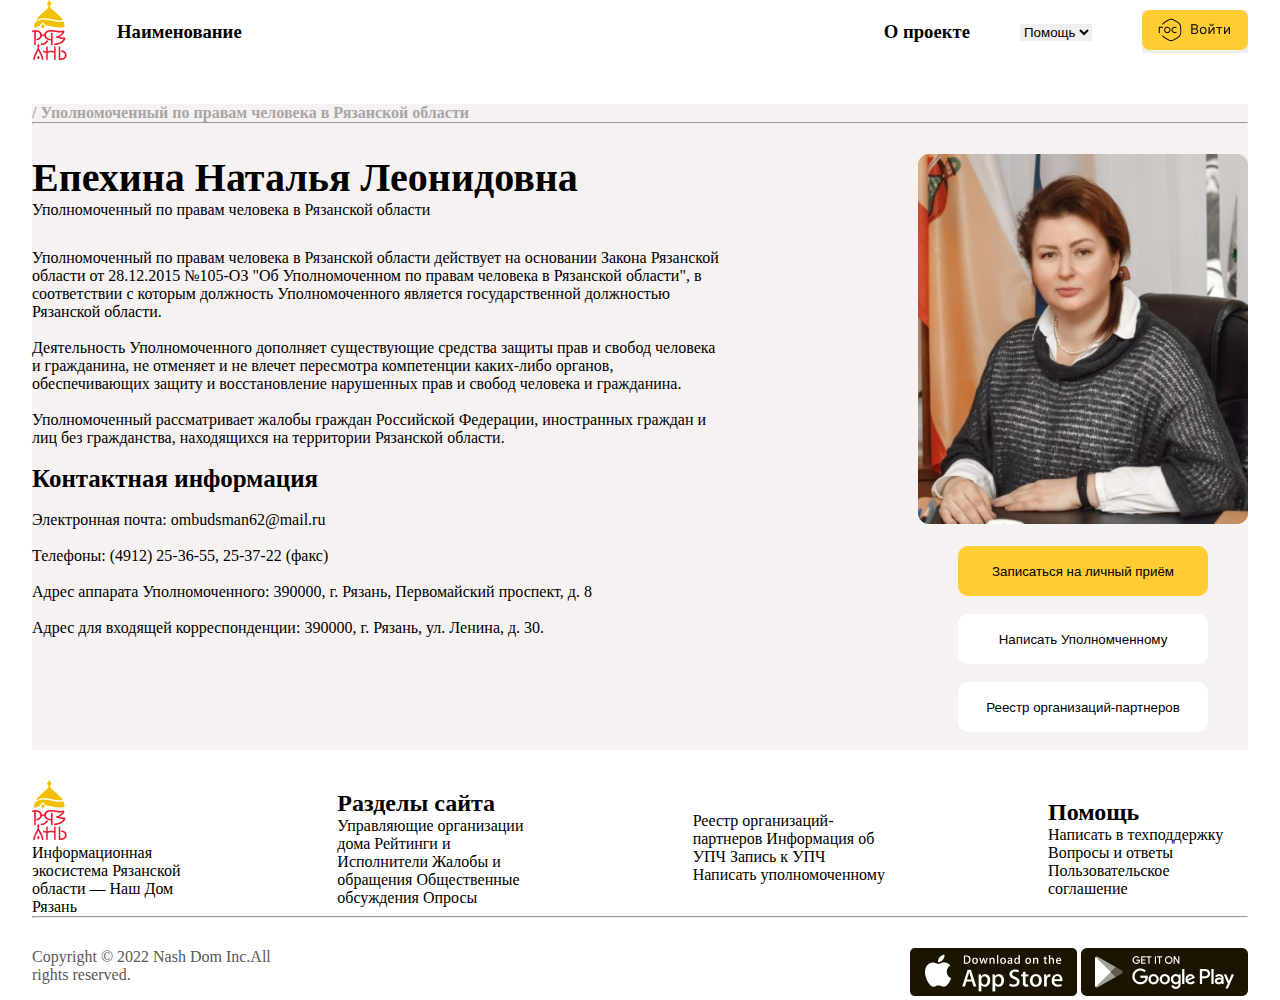
<file: index.html>
<!DOCTYPE html>
<html lang="en">
  <head>
    <meta charset="UTF-8" />
    <meta name="viewport" content="width=device-width, initial-scale=1.0" />
    <title>Document</title>
    <link rel="stylesheet" href="./style.css" />

    <link
      rel="stylesheet"
      href="https://cdnjs.cloudflare.com/ajax/libs/font-awesome/6.5.1/css/all.min.css"
      integrity="sha512-DTOQO9RWCH3ppGqcWaEA1BIZOC6xxalwEsw9c2QQeAIftl+Vegovlnee1c9QX4TctnWMn13TZye+giMm8e2LwA=="
      crossorigin="anonymous"
      referrerpolicy="no-referrer"
    />
  </head>
  <body>
    <nav class="container">
      <header class="header">
        <div class="header1">
          <div>
            <a href="./thumb.html"> <img src="./imgs/Group 16.png" alt="" /></a>
          </div>
          <div>
            <a href="#"><h3 class="header__h3">Наименование</h3></a>
          </div>
        </div>
        <div class="header2">
          <a href="#">
            <div class="header2__h3"><h3>О проекте</h3></div></a
          >
          <div>
            <select class="heaader__select" name="name" id="name">
              <option value="Помощь">Помощь</option>
              <option value="Помощь">Помощь</option>
              <option value="Помощь">Помощь</option>
            </select>
          </div>
          <div>
            <button class="heaedr__button">
              <a href="./indexenter.html">
                <img src="./imgs/Frame 9957.png" alt=""
              /></a>
            </button>
          </div>
        </div>
      </header>
      <div class="home">
        <div class="home__head">
          <i class="fa-solid fa-house"></i>
          <b>/</b>
          <b>Уполномоченный по правам человека в Рязанской области </b>
        </div>
        <hr />
        <div class="home__section">
          <div>
            <h1 style="font-size: 40px">Епехина Наталья Леонидовна</h1>
            <p>Уполномоченный по правам человека в Рязанской области</p>
            <p class="home__section p">
              Уполномоченный по правам человека в Рязанской области действует на
              основании Закона Рязанской области от 28.12.2015 №105-ОЗ "Об
              Уполномоченном по правам человека в Рязанской области", в
              соответствии с которым должность Уполномоченного является
              государственной должностью Рязанской области. <br />
              <br />

              Деятельность Уполномоченного дополняет существующие средства
              защиты прав и свобод человека и гражданина, не отменяет и не
              влечет пересмотра компетенции каких-либо органов, обеспечивающих
              защиту и восстановление нарушенных прав и свобод человека и
              гражданина. <br />
              <br />

              Уполномоченный рассматривает жалобы граждан Российской Федерации,
              иностранных граждан и лиц без гражданства, находящихся на
              территории Рязанской области. <br />
              <br />
            </p>
            <p>
              <b style="font-size: 25px">Контактная информация</b><br /><br />
              Электронная почта: ombudsman62@mail.ru
              <br />
              <br />Телефоны: (4912) 25-36-55, 25-37-22 (факс)<br />
              <br />
              Адрес аппарата Уполномоченного: 390000, г. Рязань, Первомайский
              проспект, д. 8<br /><br />
              Адрес для входящей корреспонденции: 390000, г. Рязань, ул. Ленина,
              д. 30.
            </p>
          </div>
          <div class="home__sections">
            <img class="home__section--img" src="./imgs/Photo.png" alt="" />
            <br />
            <br />
            <p>
              <button class="home__section--button1">
                <a href="./indexenter.html"> Записаться на личный приём</a>
              </button>
            </p>
            <br />
            <p>
              <button class="home__section--button">
                <a href="#"> Написать Уполномченному</a>
              </button>
            </p>
            <br />
            <p>
              <button class="home__section--button">
                <a href="#"> Реестр организаций-партнеров</a>
              </button>
            </p>
            <br />
          </div>
        </div>
      </div>
      <div class="feature">
        <div class="feature__text">
          <img src="./imgs/Group 16.png" alt="" />
          <p>Информационная экосистема Рязанской области — Наш Дом Рязань</p>
        </div>
        <div class="feature__text1">
          <h2>Разделы сайта</h2>
          <p>
            Управляющие организации дома Рейтинги и Исполнители Жалобы и
            обращения Общественные обсуждения Опросы
          </p>
        </div>
        <div class="feature__text1">
          <p>
            Реестр организаций-партнеров Информация об УПЧ Запись к УПЧ Написать
            уполномоченному
          </p>
        </div>
        <div class="feature__text1">
          <h2>Помощь</h2>
          <p>
            Написать в техподдержку Вопросы и ответы Пользовательское соглашение
          </p>
        </div>
      </div>
      <hr />
      <div class="feature__pereslat">
        <div class="feature__pereslat-p">
          Copyright © 2022 Nash Dom Inc.All rights reserved.
        </div>
        <div class="feature__pereslat-img">
          <a href="#"> <img src="./imgs/App store.png" alt="" /></a>
          <a href="#"> <img src="./imgs/Google play.png" alt="" /></a>
        </div>
      </div>
    </nav>
    <script src="./jscript.js"></script>
  </body>
</html>
</file>
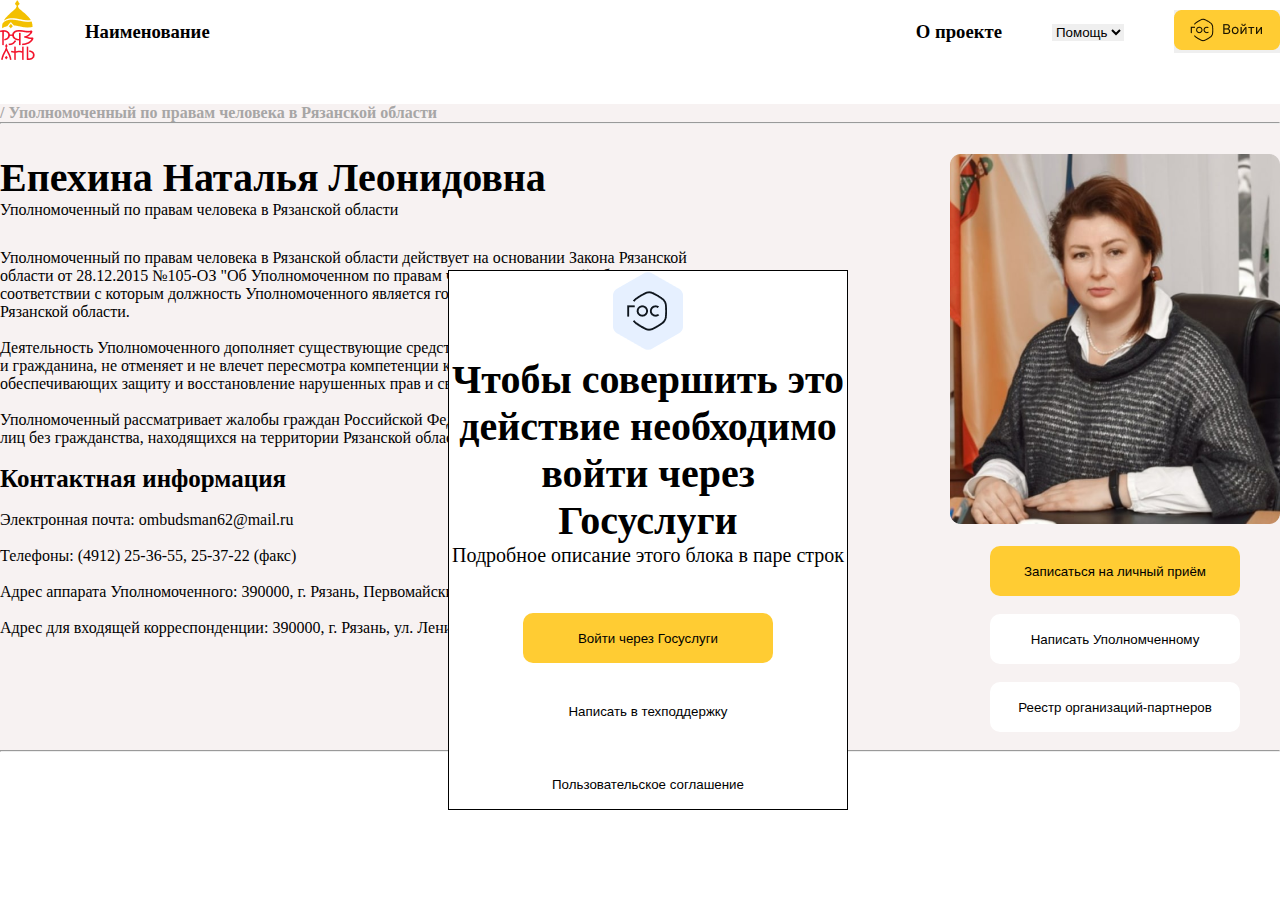
<file: indexenter.html>
<!DOCTYPE html>
<html lang="en">
  <head>
    <meta charset="UTF-8" />
    <meta name="viewport" content="width=device-width, initial-scale=1.0" />
    <title>Document</title>
    <link rel="stylesheet" href="./styleenter.css" />
    <link
      rel="stylesheet"
      href="https://cdnjs.cloudflare.com/ajax/libs/font-awesome/6.5.1/css/all.min.css"
      integrity="sha512-DTOQO9RWCH3ppGqcWaEA1BIZOC6xxalwEsw9c2QQeAIftl+Vegovlnee1c9QX4TctnWMn13TZye+giMm8e2LwA=="
      crossorigin="anonymous"
      referrerpolicy="no-referrer"
    />
  </head>
  <body>
    <nav class="container">
      <header class="header">
        <div class="header1">
          <div>
            <a href="#"> <img src="./imgs/Group 16.png" alt="" /></a>
          </div>
          <div>
            <a href="#"><h3 class="header__h3">Наименование</h3></a>
          </div>
        </div>
        <div class="header2">
          <a href="#">
            <div class="header2__h3"><h3>О проекте</h3></div></a
          >
          <div>
            <select class="heaader__select" name="name" id="name">
              <option value="Помощь">Помощь</option>
              <option value="Помощь">Помощь</option>
              <option value="Помощь">Помощь</option>
            </select>
          </div>
          <div>
            <button class="heaedr__button">
              <a href="#"> <img src="./imgs/Frame 9957.png" alt="" /></a>
            </button>
          </div>
        </div>
      </header>
      <div class="home">
        <div class="home__head">
          <i class="fa-solid fa-house"></i>
          <b>/</b>
          <b>Уполномоченный по правам человека в Рязанской области </b>
        </div>
        <hr />
        <div class="home__section">
          <div>
            <h1 style="font-size: 40px">Епехина Наталья Леонидовна</h1>
            <p>Уполномоченный по правам человека в Рязанской области</p>
            <p class="home__section p">
              Уполномоченный по правам человека в Рязанской области действует на
              основании Закона Рязанской области от 28.12.2015 №105-ОЗ "Об
              Уполномоченном по правам человека в Рязанской области", в
              соответствии с которым должность Уполномоченного является
              государственной должностью Рязанской области. <br />
              <br />

              Деятельность Уполномоченного дополняет существующие средства
              защиты прав и свобод человека и гражданина, не отменяет и не
              влечет пересмотра компетенции каких-либо органов, обеспечивающих
              защиту и восстановление нарушенных прав и свобод человека и
              гражданина. <br />
              <br />

              Уполномоченный рассматривает жалобы граждан Российской Федерации,
              иностранных граждан и лиц без гражданства, находящихся на
              территории Рязанской области. <br />
              <br />
            </p>
            <p>
              <b style="font-size: 25px">Контактная информация</b><br /><br />
              Электронная почта: ombudsman62@mail.ru
              <br />
              <br />Телефоны: (4912) 25-36-55, 25-37-22 (факс)<br />
              <br />
              Адрес аппарата Уполномоченного: 390000, г. Рязань, Первомайский
              проспект, д. 8<br /><br />
              Адрес для входящей корреспонденции: 390000, г. Рязань, ул. Ленина,
              д. 30.
            </p>
          </div>
          <div class="home__sections">
            <img class="home__section--img" src="./imgs/Photo.png" alt="" />
            <br />
            <br />
            <p>
              <button class="home__section--button1">
                <a href="#"> Записаться на личный приём</a>
              </button>
            </p>
            <br />
            <p>
              <button class="home__section--button">
                <a href="#"> Написать Уполномченному</a>
              </button>
            </p>
            <br />
            <p>
              <button class="home__section--button">
                <a href="#"> Реестр организаций-партнеров</a>
              </button>
            </p>
            <br />
          </div>
        </div>
      </div>
      <hr />
      <div class="New__okno">
        <div class="enter">
          <img src="./imgs/Group 9984.png" alt="" />
          <h1>Чтобы совершить это действие необходимо войти через Госуслуги</h1>
          <p>Подробное описание этого блока в паре строк</p>
          <p>
            <br /><br />
            <button class="home__section--button1">
              <a href="./home.html"> Войти через Госуслуги</a>
            </button>
          </p>
          <br />
          <p>
            <button class="home__section--button">
              <a href="#"> Написать в техподдержку</a>
            </button>
          </p>
          <br />
          <p>
            <button class="home__section--button">
              <a href="#"> Пользовательское соглашение</a>
            </button>
          </p>
        </div>
      </div>
    </nav>
  </body>
</html>
</file>
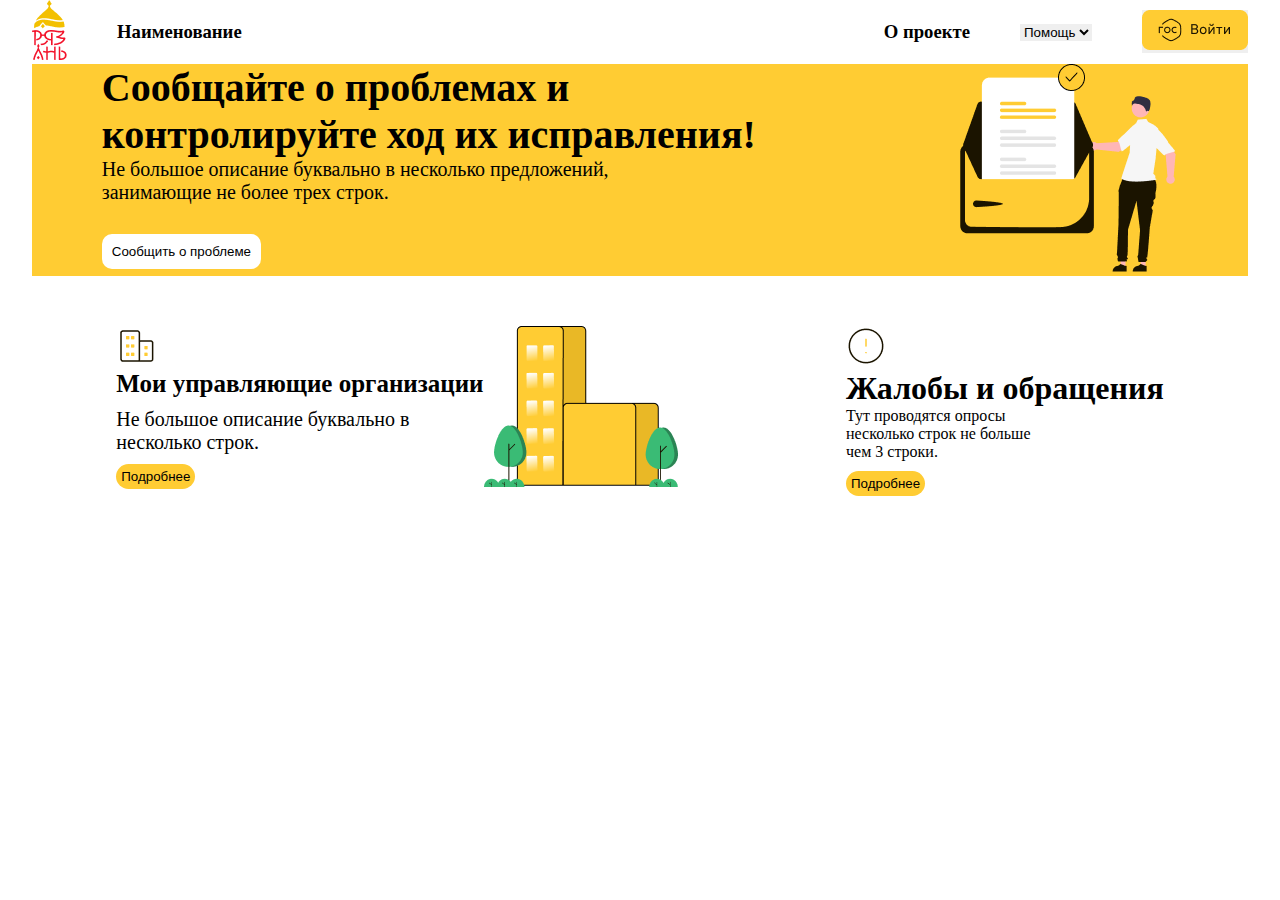
<file: thumb.html>
<!DOCTYPE html>
<html lang="en">
  <head>
    <meta charset="UTF-8" />
    <meta name="viewport" content="width=device-width, initial-scale=1.0" />
    <title>Document</title>
    <link rel="stylesheet" href="./thumb.css" />

    <link
      rel="stylesheet"
      href="https://cdnjs.cloudflare.com/ajax/libs/font-awesome/6.5.1/css/all.min.css"
      integrity="sha512-DTOQO9RWCH3ppGqcWaEA1BIZOC6xxalwEsw9c2QQeAIftl+Vegovlnee1c9QX4TctnWMn13TZye+giMm8e2LwA=="
      crossorigin="anonymous"
      referrerpolicy="no-referrer"
    />
  </head>
  <body>
    <nav class="container">
      <header class="header">
        <div class="header1">
          <div>
            <a href="#"> <img src="./imgs/Group 16.png" alt="" /></a>
          </div>
          <div>
            <a href="#"><h3 class="header__h3">Наименование</h3></a>
          </div>
        </div>
        <div class="header2">
          <a href="#">
            <div class="header2__h3"><h3>О проекте</h3></div></a
          >
          <div>
            <select class="heaader__select" name="name" id="name">
              <option value="Помощь">Помощь</option>
              <option value="Помощь">Помощь</option>
              <option value="Помощь">Помощь</option>
            </select>
          </div>
          <div>
            <button class="heaedr__button">
              <a href="./indexenter.html">
                <img src="./imgs/Frame 9957.png" alt=""
              /></a>
            </button>
          </div>
        </div>
      </header>
      <div class="home">
        <div class="home1">
          <div class="home-header">
            <h1 class="home-header--h1">
              Сообщайте о проблемах и контролируйте ход их исправления!
            </h1>
            <p class="home-header--p">
              Не большое описание буквально в несколько предложений, занимающие
              не более трех строк.
            </p>
            <button class="home-header-button">Сообщить о проблеме</button>
          </div>
          <div class="home-header">
            <img src="./imgs/undraw_message_sent_re_q2kl 1.png" alt="" />
          </div>
        </div>
      </div>
      <div class="feature">
        <div class="feature-1">
          <div class="feature-2">
            <div>
              <img src="./imgs/columns 2.png" alt="" />
              <h1 class="feature-2-h1">Мои управляющие организации</h1>
              <p class="feature-2-p">
                Не большое описание буквально в несколько строк.
              </p>
              <button class="feature-2-button">Подробнее</button>
            </div>
            <div>
              <img class="feature-img" src="./imgs/Group 10340.png" alt="" />
            </div>
          </div>
          <div class="feature-3">
            <img src="./imgs/alert-circle 1.png" alt="" />
            <h1 class="feature-3-hq">Жалобы и обращения</h1>
            <p class="feature-1__p">
              Тут проводятся опросы несколько строк не больше чем 3 строки.
            </p>
            <button class="feature-2-button">Подробнее</button>
          </div>
        </div>
      </div>
    </nav>
    <script src="./jscript.js"></script>
  </body>
</html>
</file>
<file: style.css>
* {
  padding: 0;
  margin: 0;
}
.container {
  width: 95%;
  margin-left: auto;
  margin-right: auto;
  box-sizing: border-box;
}

.header {
  display: flex;
  justify-content: space-between;
  width: 100%;
}
a {
  text-decoration: none;
  color: black;
}
.header1 {
  display: flex;
  align-items: center;
  gap: 50px;
}
.header2 {
  display: flex;
  align-items: center;
  gap: 50px;
}
.heaader__select {
  border: none;
}
.heaedr__button {
  border: none;
}

.home {
  margin-top: 40px;
  background-color: #f7f2f2;
}
.home__head {
  color: #a7a6a6;
}

.home__section {
  display: flex;
  justify-content: space-between;
}
.home__section {
  margin-top: 30px;
}
.home__section p {
  max-width: 690px;
}
.home__sections {
  text-align: center;
}
.home__section--button1 {
  background-color: #ffcc33;
  max-width: 350px;
  min-width: 250px;
  height: 50px;
  border: none;
  border-radius: 10px;
}
.home__section--button1:hover {
  background-color: rgb(243, 219, 7);
}
.home__section--button {
  background-color: white;
  max-width: 350px;
  min-width: 250px;
  height: 50px;
  border: none;
  border-radius: 10px;
}
.home__section--button:hover {
  background-color: rgb(243, 219, 7);
}

.feature {
  display: flex;
  justify-content: space-between;
  align-items: center;
  margin-top: 30px;
}
.feature__text {
  max-width: 150px;
}
.feature__text1 {
  max-width: 200px;
}

.feature__pereslat {
  display: flex;
  justify-content: space-between;
  margin-top: 30px;
}
.feature__pereslat-p {
  max-width: 240px;

  color: rgb(89, 87, 87);
}

@media screen and (max-width: 630px) {
  .header2__h3 {
    display: none;
  }
  .home__section {
    display: block;
  }
  .feature {
    display: grid;
    grid-template-columns: 1fr 1fr 1fr;
  }
}
@media screen and (max-width: 525px) {
  .feature {
    display: grid;
    grid-template-columns: 1fr 1fr;
  }
}
@media screen and (max-width: 522px) {
  .heaader__select {
    display: none;
  }
}
@media screen and (max-width: 425px) {
  .feature {
    display: block;
    gap: 20pxs;
  }
}
@media screen and (max-width: 445px) {
  .header__h3 {
    display: none;
  }
}
@media screen and (max-width: 370px) {
  .home__section--img {
    width: 100%;
  }
  .feature__pereslat {
    display: block;
    text-align: center;
  }
  .header {
    display: flex;
    justify-content: space-evenly;
  }
}
</file>
<file: styleenter.css>
* {
  padding: 0;
  margin: 0;
  box-sizing: border-box;
}
.container {
  width: 100%;
  margin-left: auto;
  margin-right: auto;
  opacity: initial;
  box-sizing: border-box;
}

.header {
  display: flex;
  justify-content: space-between;
  width: 100%;
}
a {
  text-decoration: none;
  color: black;
}
.header1 {
  display: flex;
  align-items: center;
  gap: 50px;
}
.header2 {
  display: flex;
  align-items: center;
  gap: 50px;
}
.heaader__select {
  border: none;
}
.heaedr__button {
  border: none;
}

.home {
  margin-top: 40px;
  background-color: #f7f2f2;
}
.home__head {
  color: #a7a6a6;
}

.home__section {
  display: flex;
  justify-content: space-between;
}
.home__section {
  margin-top: 30px;
}
.home__section p {
  max-width: 690px;
}
.home__sections {
  text-align: center;
}
.home__section--button1 {
  background-color: #ffcc33;
  max-width: 350px;
  min-width: 250px;
  height: 50px;
  border: none;
  border-radius: 10px;
}
.home__section--button1:hover {
  background-color: rgb(243, 219, 7);
}
.home__section--button {
  background-color: white;
  max-width: 350px;
  min-width: 250px;
  height: 50px;
  border: none;
  border-radius: 10px;
}
.home__section--button:hover {
  background-color: rgb(243, 219, 7);
}

.New__okno {
  display: flex;
  justify-content: center;
  align-items: center;
  max-width: 400px;
  font-size: 20px;
  text-align: center;
  border: 1px solid;
  position: absolute;
  bottom: 10%;
  left: 35%;
  background-color: white;
  box-sizing: border-box;
}

@media screen and (max-width: 405px) {
  .New__okno {
    margin-right: 50px;
  }
}

@media screen and (max-width: 630px) {
  .header2__h3 {
    display: none;
  }
  .home__section {
    display: block;
  }
}

@media screen and (max-width: 522px) {
  .heaader__select {
    display: none;
  }
}

@media screen and (max-width: 445px) {
  .header__h3 {
    display: none;
  }
}
@media screen and (max-width: 374px) {
  .home {
    box-sizing: border-box;
    width: 100%;
  }
  .enter {
    margin-right: auto;
    margin-left: auto;
  }
  .home__section--img {
    width: 100%;
  }

  .header {
    display: flex;
    justify-content: space-evenly;
  }
}
</file>
<file: thumb.css>
* {
  padding: 0;
  margin: 0;
}
.container {
  width: 95%;
  margin-left: auto;
  margin-right: auto;
  box-sizing: border-box;
}

.header {
  display: flex;
  justify-content: space-between;
  width: 100%;
}
a {
  text-decoration: none;
  color: black;
}
.header1 {
  display: flex;
  align-items: center;
  gap: 50px;
}
.header2 {
  display: flex;
  align-items: center;
  gap: 50px;
}
.heaader__select {
  border: none;
}
.heaedr__button {
  border: none;
}

.home1 {
  background-color: #ffcc33;
  display: flex;
  justify-content: space-around;
}
.home-header--h1 {
  font-size: 40px;
  max-width: 700px;
}
.home-header--p {
  font-size: 20px;
  max-width: 600px;
}
.home-header-button {
  margin-top: 30px;
  background-color: white;
  border: none;
  padding: 10px;
  border-radius: 10px;
}

.feature {
  margin-top: 50px;
}
.feature-1 {
  display: flex;
  justify-content: space-around;
}
.feature-2 {
  display: flex;
  justify-content: space-around;
}
.feature-2-h1 {
  font-size: 25px;
}
.feature-2-p {
  max-width: 300px;
  margin-top: 10px;
  font-size: 20px;
}
.feature-2-button {
  margin-top: 10px;
  background-color: #ffcc33;
  border: none;
  border-radius: 20px;
  padding: 5px;
}
.feature-1__p {
  width: 200px;
}
@media screen and (max-width: 990px) {
  .home1 {
    width: 100%;
    display: block;
  }
}
@media screen and (max-width: 756px) {
  .feature-1 {
    width: 100%;
    display: block;
  }
}
@media screen and (max-width: 630px) {
  .header2__h3 {
    display: none;
  }
}
@media screen and (max-width: 533px) {
  .feature-2 {
    width: 100%;
    display: block;
  }
}
@media screen and (max-width: 522px) {
  .heaader__select {
    display: none;
  }
  .feature-3 {
    margin-top: 20px;
  }
  .feature-img {
    margin-top: 20px;
  }
}

@media screen and (max-width: 445px) {
  .header__h3 {
    display: none;
  }

  @media screen and (max-width: 370px) {
    .home__section--img {
      width: 100%;
    }

    .header {
      display: flex;
      justify-content: space-evenly;
    }
  }
}
</file>
